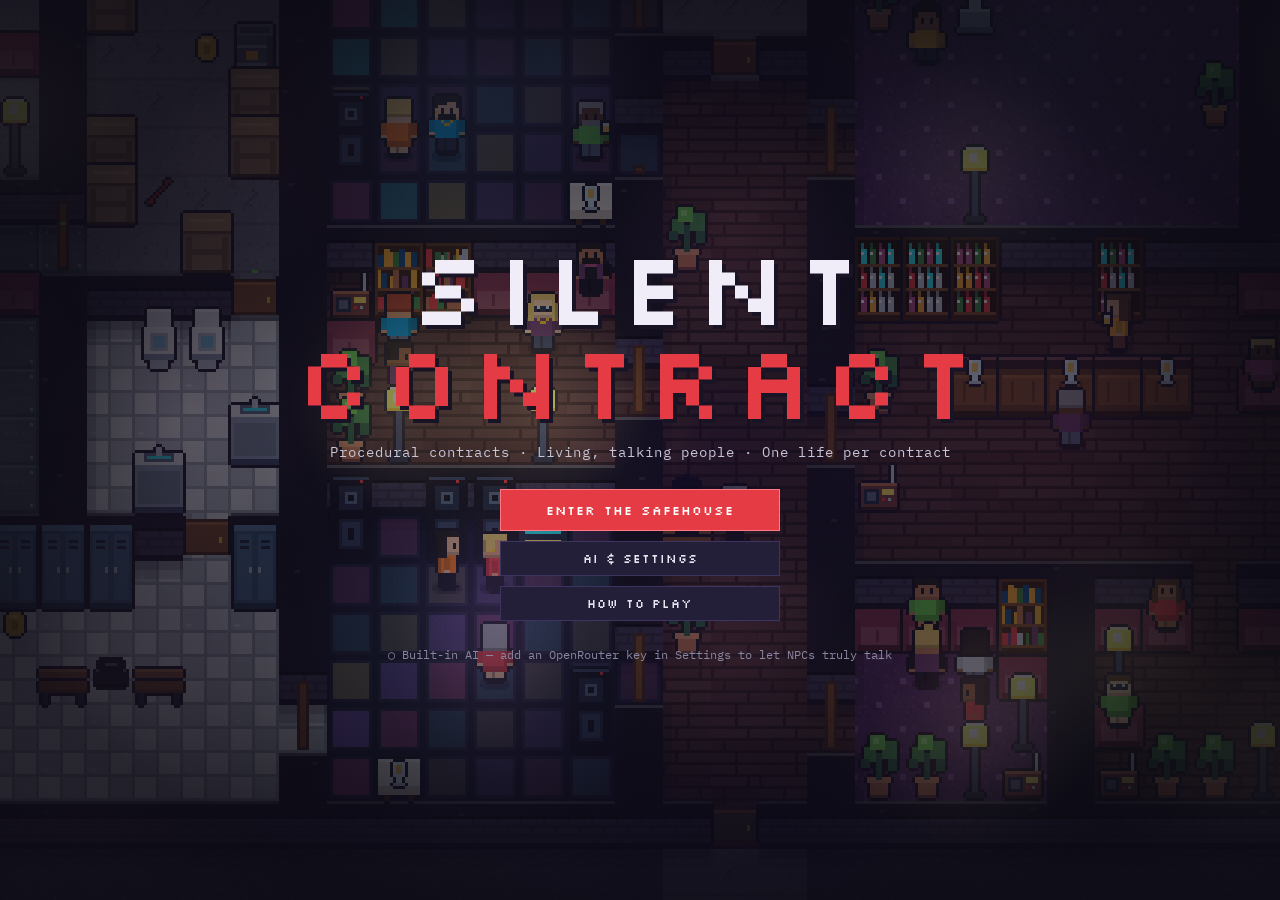
<file: index.html>
<!doctype html>
<html lang="en">
<head>
  <meta charset="utf-8">
  <meta name="viewport" content="width=device-width, initial-scale=1">
  <title>Silent Contract</title>
  <link rel="preconnect" href="https://fonts.googleapis.com">
  <link rel="preconnect" href="https://fonts.gstatic.com" crossorigin>
  <link href="https://fonts.googleapis.com/css2?family=Silkscreen:wght@400;700&family=VT323&family=IBM+Plex+Mono:wght@400;600&display=swap" rel="stylesheet">
  <!-- bump ?v= on every release so browsers fetch fresh files instead of cached ones -->
  <link rel="stylesheet" href="css/style.css?v=8">
</head>
<body>
  <canvas id="game"></canvas>

  <div id="hud" class="hidden">
    <div id="tl" class="panel">
      <div id="loc"></div>
      <div id="objectives"></div>
    </div>
    <div id="sus">
      <div class="eye"><i></i></div>
      <div class="sus-main">
        <div id="sus-label">UNDETECTED</div>
        <div id="sus-bar"><div id="sus-fill"></div></div>
        <div id="sus-sub"></div>
      </div>
    </div>
    <div id="tr" class="panel">
      <canvas id="minimap" width="264" height="200"></canvas>
      <div id="room"></div>
    </div>
    <div id="bl" class="panel">
      <img id="dz-portrait" alt="">
      <div class="dz">
        <div class="cap">DISGUISE</div>
        <div id="dz-name"></div>
        <div id="dz-flags"></div>
        <div id="hp"><div id="hp-fill"></div></div>
      </div>
    </div>
    <div id="bc">
      <div id="prompts"></div>
      <div id="inv-desc"></div>
      <div id="inv-name"></div>
      <div id="inv"></div>
    </div>
    <div id="toasts"></div>
    <div id="room-labels"></div>
    <div id="chatter"></div>
    <div id="bubbles"></div>
    <div id="inspect" class="hidden"></div>
    <div id="hint">TAB intel · M map · SPACE instinct · T talk · Y say aloud · ESC pause</div>
    <div id="room-banner"><div class="rb-name"></div><div class="rb-tier"></div></div>
  </div>

  <div id="intel" class="panel hidden">
    <h2>INTEL</h2>
    <ul id="intel-list"></ul>
    <h3>YOUR RUMORS</h3>
    <ul id="intel-rumors"></ul>
    <h3>OVERHEARD</h3>
    <div id="intel-heard"></div>
    <button id="intel-close">Close [TAB]</button>
  </div>

  <div id="bigmap" class="panel hidden">
    <div class="bm-head"><h2>SITE MAP</h2><div class="legend"><span class="t0">Public</span><span class="t1">Staff</span><span class="t2">Security</span><span class="t3">Private</span><span class="ex">Exit</span><span class="cam">Camera</span></div></div>
    <canvas id="bigmap-c"></canvas>
    <div class="dim">[M] close · Rooms you are not allowed in are outlined in red for your current disguise.</div>
  </div>

  <div id="saybox" class="hidden">
    <div class="say-head"><span>SAY ALOUD</span><div class="vols"><button type="button" data-vol="whisper">🤫 Whisper</button><button type="button" data-vol="say">💬 Say</button><button type="button" data-vol="shout">📢 Shout</button></div><span id="say-count"></span></div>
    <form id="say-form" autocomplete="off"><input id="say-input" maxlength="160" placeholder="Everyone nearby hears this… e.g. Free champagne in the Ballroom!"><button type="submit">Say ⏎</button><button type="button" id="say-cancel">Cancel</button></form>
    <div class="dim">TAB changes volume · Shouting reaches far but draws attention · ESC cancels</div>
  </div>

  <div id="fade"></div>

  <div id="dialog" class="hidden">
    <div class="dlg-head">
      <img id="dlg-portrait" alt="">
      <div class="who">
        <div id="dlg-mode"></div>
        <div id="dlg-name"></div>
        <div id="dlg-role"></div>
      </div>
      <div class="dlg-side">
        <div id="dlg-ai"></div>
        <div id="dlg-mood"></div>
        <div class="dlg-sus"><span>THEIR SUSPICION</span><div class="bar"><div id="dlg-susbar"></div></div></div>
      </div>
    </div>
    <div id="dlg-log"></div>
    <div id="dlg-chips"></div>
    <form id="dlg-form" autocomplete="off">
      <input id="dlg-input" maxlength="220" placeholder="Say anything… explain yourself, lie, persuade, ask questions">
      <button type="submit">Say ⏎</button>
      <button type="button" id="dlg-leave">Walk away</button>
    </form>
  </div>

  <div id="screen" class="hidden"></div>

  <script src="js/util.js?v=8"></script>
  <script src="js/sprites.js?v=8"></script>
  <script src="js/data.js?v=8"></script>
  <script src="js/mapgen.js?v=8"></script>
  <script src="js/llm.js?v=8"></script>
  <script src="js/input.js?v=8"></script>
  <script src="js/npc.js?v=8"></script>
  <script src="js/talk.js?v=8"></script>
  <script src="js/shout.js?v=8"></script>
  <script src="js/game.js?v=8"></script>
  <script src="js/render.js?v=8"></script>
  <script src="js/hud.js?v=8"></script>
  <script src="js/audio.js?v=8"></script>
  <script src="js/campaign.js?v=8"></script>
  <script src="js/main.js?v=8"></script>
</body>
</html>
</file>
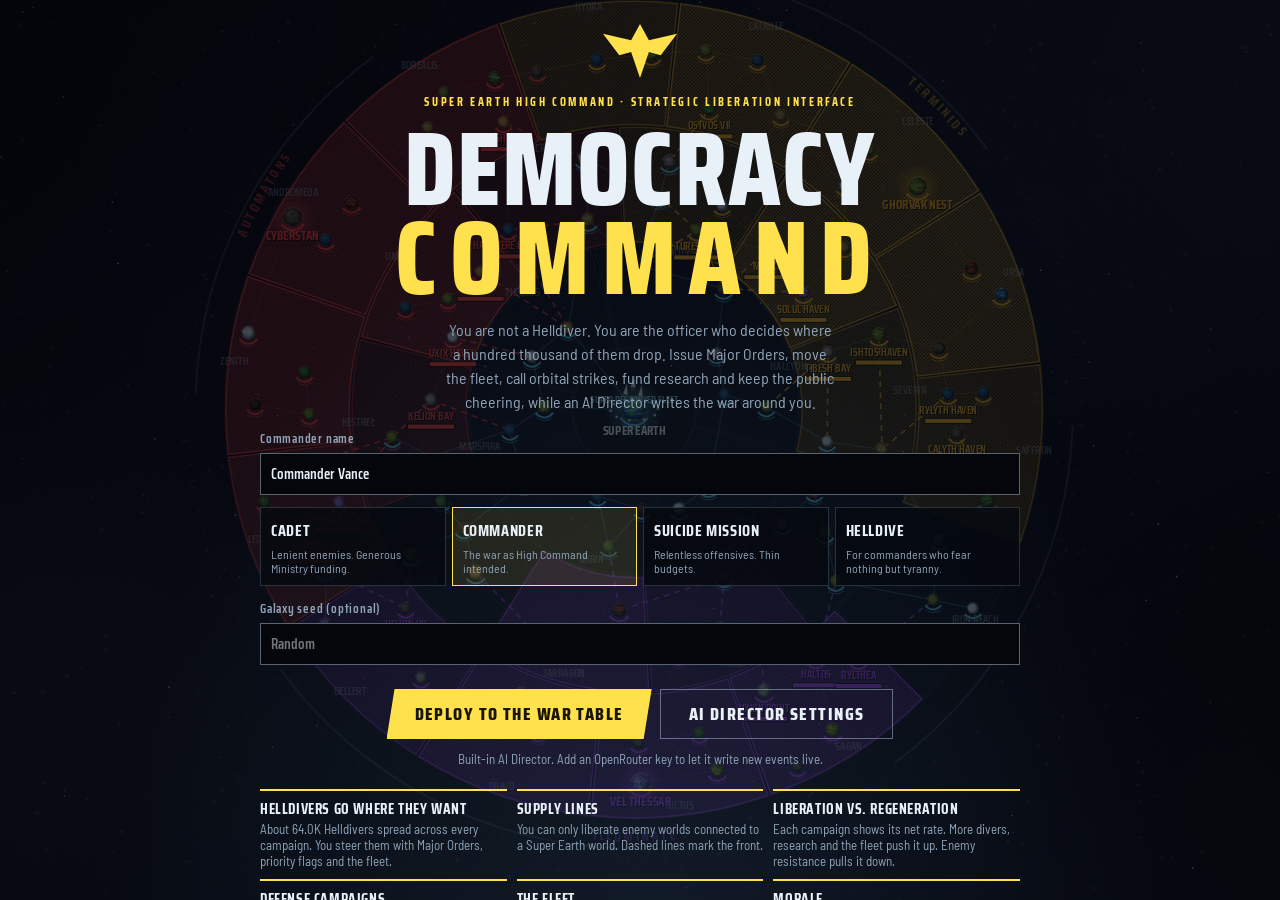
<file: democracy-command/index.html>
<!doctype html>
<html lang="en">
<head>
  <meta charset="utf-8">
  <meta name="viewport" content="width=device-width, initial-scale=1, viewport-fit=cover">
  <title>Democracy Command</title>
  <link rel="preconnect" href="https://fonts.googleapis.com">
  <link rel="preconnect" href="https://fonts.gstatic.com" crossorigin>
  <link href="https://fonts.googleapis.com/css2?family=Saira+Condensed:wght@400;600;700;800&family=Barlow+Semi+Condensed:wght@400;500;600&display=swap" rel="stylesheet">
  <!-- bump ?v= on every release so browsers fetch fresh files instead of cached ones -->
  <link rel="stylesheet" href="css/style.css?v=1">
</head>
<body>
  <canvas id="map" aria-label="Galactic war map"></canvas>

  <div id="ui" hidden>
    <section id="tl" class="hud">
      <div class="crest" aria-hidden="true"></div>
      <div class="tl-head">
        <h1 id="region-name">GALACTIC WAR</h1>
        <div id="region-sub" class="sub"></div>
        <div class="libbar"><i id="region-bar"></i><b id="region-bar-enemy"></b></div>
        <div id="region-pct" class="pct"></div>
      </div>
      <dl id="warstats" class="warstats"></dl>
    </section>

    <section id="tc" class="hud">
      <div class="clock-row">
        <div id="clock" class="clock"></div>
        <div class="speed" role="group" aria-label="Game speed">
          <button id="sp0" data-speed="0" title="Pause (Space)">❚❚</button>
          <button id="sp1" data-speed="1" title="Normal speed">▶</button>
          <button id="sp2" data-speed="2" title="Fast">▶▶</button>
          <button id="sp3" data-speed="4" title="Fastest">▶▶▶</button>
        </div>
      </div>
      <div class="director" id="director" title="The AI Director paces the war. It escalates when you are comfortable and eases off when you are struggling.">
        <span class="dlabel">WAR INTENSITY</span>
        <span id="dir-phase" class="dphase"></span>
        <div class="dmeter"><i id="dir-fill"></i><b id="dir-target"></b></div>
        <div id="dir-intent" class="dintent"></div>
      </div>
      <div id="arc-meter" class="arc-meter" hidden></div>
    </section>

    <section id="tr">
      <nav class="topbtns">
        <button id="btn-research" class="tb"><kbd>R</kbd>RESEARCH</button>
        <button id="btn-stats" class="tb"><kbd>S</kbd>WAR RECORD</button>
        <button id="btn-dispatch" class="tb"><kbd>D</kbd>DISPATCHES <span id="dispatch-count" class="cnt">0</span></button>
        <button id="btn-menu" class="tb icon" title="Menu (Esc)">☰</button>
      </nav>
      <div id="resources" class="hud res"></div>
      <div id="mo" class="hud mo"></div>
      <div id="arcs"></div>
    </section>

    <section id="card" class="hud card" hidden></section>

    <section id="cmd" class="cmd" aria-label="Commander actions"></section>

    <section id="feed" class="hud feed" aria-live="polite"></section>

    <div id="toasts" aria-live="polite"></div>
    <div id="tip" class="tip" hidden></div>
    <div id="target-hint" class="target-hint" hidden></div>
  </div>

  <div id="modal" class="modal" hidden><div id="modal-box" class="box" role="dialog" aria-modal="true"></div></div>

  <div id="title" class="title-screen">
    <div class="title-inner">
      <div class="eagle" aria-hidden="true"></div>
      <p class="kicker">SUPER EARTH HIGH COMMAND · STRATEGIC LIBERATION INTERFACE</p>
      <h1 class="logo">DEMOCRACY<br><span>COMMAND</span></h1>
      <p class="lede">You are not a Helldiver. You are the officer who decides where a hundred thousand of them drop. Issue Major Orders, move the fleet, call orbital strikes, fund research and keep the public cheering, while an AI Director writes the war around you.</p>
      <div id="title-body"></div>
    </div>
  </div>

  <script src="js/util.js?v=1"></script>
  <script src="js/data.js?v=1"></script>
  <script src="js/galaxy.js?v=1"></script>
  <script src="js/sim.js?v=1"></script>
  <script src="js/llm.js?v=1"></script>
  <script src="js/director.js?v=1"></script>
  <script src="js/render.js?v=1"></script>
  <script src="js/audio.js?v=1"></script>
  <script src="js/charts.js?v=1"></script>
  <script src="js/ui.js?v=1"></script>
  <script src="js/main.js?v=1"></script>
</body>
</html>
</file>
<file: css/style.css>
:root {
  --bg: #0b0a12; --panel: rgba(14, 12, 24, 0.86); --panel2: rgba(24, 20, 40, 0.92); --line: rgba(255, 255, 255, 0.09);
  --ink: #e8e4f0; --dim: #8b86a0; --red: #e43b44; --red2: #ff5560; --gold: #e8b923; --green: #63c74d; --amber: #feae34; --cyan: #2ce8f5;
  --px: 'Silkscreen', 'VT323', monospace; --mono: 'IBM Plex Mono', ui-monospace, Menlo, monospace; --vt: 'VT323', monospace;
}
* { box-sizing: border-box; }
html, body { margin: 0; height: 100%; overflow: hidden; background: var(--bg); color: var(--ink); font-family: var(--mono); font-size: 14px; }
canvas#game { position: fixed; inset: 0; width: 100vw; height: 100vh; image-rendering: pixelated; cursor: none; display: block; }
.hidden { display: none !important; }
button { font-family: var(--px); font-size: 12px; letter-spacing: 1px; color: var(--ink); background: #241f38; border: 1px solid #3d3560; padding: 9px 14px; cursor: pointer; text-transform: uppercase; transition: background .12s, border-color .12s, transform .08s; }
button:hover:not(:disabled) { background: #332b52; border-color: #6a5ca8; }
button:active:not(:disabled) { transform: translateY(1px); }
button:disabled { opacity: .4; cursor: not-allowed; }
button.big { background: var(--red); border-color: #ff7a82; color: #fff; padding: 12px 22px; font-size: 13px; }
button.big:hover:not(:disabled) { background: #f24f58; }
button.ghost { background: transparent; border-color: #3d3560; color: var(--dim); }
kbd { font-family: var(--px); font-size: 10px; background: #e8e4f0; color: #181425; padding: 1px 5px; margin-right: 7px; border-bottom: 2px solid #8b86a0; }
.dim { color: var(--dim); }
.panel { background: var(--panel); border: 1px solid var(--line); backdrop-filter: blur(3px); }

/* ---------- HUD */
#hud { position: fixed; inset: 0; pointer-events: none; }
#tl { position: absolute; left: 14px; top: 14px; padding: 10px 12px; min-width: 250px; max-width: 330px; }
#loc { font-family: var(--px); font-size: 10px; color: var(--dim); letter-spacing: 1px; margin-bottom: 6px; }
.obj { font-size: 13px; padding: 2px 0; display: flex; gap: 8px; align-items: baseline; }
.obj .ck { width: 9px; height: 9px; border: 1px solid var(--red); flex: none; transform: translateY(1px); }
.obj.done { color: var(--dim); text-decoration: line-through; }
.obj.done .ck { background: var(--green); border-color: var(--green); }
.obj.exfil { color: var(--green); animation: pulse 1.2s infinite; }
.obj.exfil .ck { border-color: var(--green); }
.tells { margin: 4px 0 2px 17px; font-size: 12px; }
.tell { color: var(--dim); } .tell.known { color: var(--amber); }
.pay { margin-top: 7px; border-top: 1px solid var(--line); padding-top: 5px; font-size: 11px; color: var(--dim); }
.pay i { color: var(--gold); font-style: normal; }
@keyframes pulse { 50% { opacity: .55; } }

#sus { position: absolute; top: 14px; left: 50%; transform: translateX(-50%); display: flex; gap: 10px; align-items: center; background: var(--panel); border: 1px solid var(--line); padding: 8px 14px 8px 10px; min-width: 300px; }
#sus .eye { width: 30px; height: 18px; border: 2px solid currentColor; border-radius: 50%/60%; position: relative; color: #8b86a0; }
#sus .eye i { position: absolute; width: 8px; height: 8px; background: currentColor; border-radius: 50%; left: 9px; top: 3px; }
.sus-main { flex: 1; }
#sus-label { font-family: var(--px); font-size: 12px; letter-spacing: 2px; }
#sus-bar { height: 6px; background: #241f38; margin: 4px 0 3px; overflow: hidden; }
#sus-fill { height: 100%; width: 0; background: var(--amber); transition: width .12s; }
#sus-sub { font-size: 10px; color: var(--dim); }
#sus.lvl-clear { color: #c9c4d8; } #sus.lvl-clear #sus-label { color: #c9c4d8; }
#sus.lvl-tres .eye, #sus.lvl-tres #sus-label { color: var(--amber); }
#sus.lvl-sus .eye, #sus.lvl-sus #sus-label { color: var(--amber); }
#sus.lvl-sus { border-color: rgba(254,174,52,.5); }
#sus.lvl-hunt .eye, #sus.lvl-hunt #sus-label { color: var(--red2); } #sus.lvl-hunt #sus-fill { background: var(--red); } #sus.lvl-hunt { border-color: rgba(228,59,68,.6); }
#sus.lvl-combat { border-color: var(--red); box-shadow: 0 0 24px rgba(228,59,68,.45); animation: pulse .6s infinite; }
#sus.lvl-combat .eye, #sus.lvl-combat #sus-label { color: var(--red2); } #sus.lvl-combat #sus-fill { background: var(--red); }

#tr { position: absolute; right: 14px; top: 14px; padding: 6px; }
#minimap { width: min(330px, 28vw); height: auto; aspect-ratio: 264 / 200; image-rendering: pixelated; display: block; }
#room { font-family: var(--px); font-size: 10px; text-align: center; padding-top: 5px; letter-spacing: 1px; }
#room.tres { color: var(--red2); }

#bl { position: absolute; left: 14px; bottom: 14px; padding: 10px; display: flex; gap: 10px; align-items: center; min-width: 290px; }
#dz-portrait { width: 60px; height: 78px; image-rendering: pixelated; background: #1c1830; border: 1px solid var(--line); }
.cap { font-family: var(--px); font-size: 9px; color: var(--dim); letter-spacing: 2px; }
#dz-name { font-family: var(--px); font-size: 14px; margin: 2px 0 5px; }
#dz-flags { display: flex; flex-wrap: wrap; gap: 4px; max-width: 220px; }
.flag { font-family: var(--px); font-size: 8px; padding: 2px 5px; background: #2a2440; letter-spacing: 1px; }
.flag.bad { background: var(--red); color: #fff; } .flag.ok { background: #213a26; color: var(--green); } .flag.warn { background: #4a3a14; color: var(--amber); }
#hp { height: 4px; background: #2a2440; margin-top: 7px; } #hp-fill { height: 100%; background: var(--red); width: 100%; }

#bc { position: absolute; bottom: 14px; left: 50%; transform: translateX(-50%); display: flex; flex-direction: column; align-items: center; gap: 6px; }
#prompts { display: flex; flex-direction: column; align-items: center; gap: 4px; min-height: 10px; }
.prompt { background: var(--panel2); border: 1px solid var(--line); padding: 5px 10px; font-size: 13px; }
.prompt.warn { border-color: rgba(228,59,68,.5); } .prompt.off { color: var(--dim); }
#inv-name { font-family: var(--px); font-size: 10px; letter-spacing: 1px; color: #c9c4d8; }
#inv { display: flex; gap: 4px; }
.slot { width: 46px; height: 46px; background: var(--panel); border: 1px solid var(--line); position: relative; display: grid; place-items: center; }
.slot img { width: 36px; height: 36px; image-rendering: pixelated; }
.slot.sel { border-color: #fff; box-shadow: 0 0 0 1px #fff inset; background: #2a2444; }
.slot.illegal.sel { border-color: var(--red); box-shadow: 0 0 0 1px var(--red) inset; }
.slot .k { position: absolute; left: 3px; top: 1px; font-family: var(--px); font-size: 8px; color: var(--dim); }
.slot .n { position: absolute; right: 3px; bottom: 1px; font-family: var(--px); font-size: 9px; }

#toasts { position: absolute; right: 14px; top: calc(min(330px, 28vw) * 0.76 + 64px); display: flex; flex-direction: column; gap: 5px; align-items: flex-end; width: 360px; }
.toast { background: var(--panel2); border-left: 3px solid #8b86a0; padding: 7px 11px; font-size: 12px; animation: tin .25s ease-out; transition: opacity .6s, transform .6s; max-width: 360px; }
.toast.out { opacity: 0; transform: translateX(20px); }
.toast.bad { border-color: var(--red); color: #ffd0d3; } .toast.good { border-color: var(--green); color: #d6ffd0; } .toast.warn { border-color: var(--amber); }
.toast.intel { border-color: var(--cyan); color: #d4fbff; } .toast.info { border-color: #7a6ad8; }
@keyframes tin { from { opacity: 0; transform: translateX(30px); } }

#bubbles { position: absolute; inset: 0; overflow: hidden; }
.bubble { position: absolute; left: 0; top: 0; max-width: 230px; background: #f4f1fa; color: #181425; font-family: var(--vt); font-size: 19px; line-height: 17px; padding: 4px 8px 5px; border: 2px solid #181425; box-shadow: 2px 2px 0 rgba(0,0,0,.4); white-space: normal; text-align: center; }
.bubble::after { content: ''; position: absolute; left: 50%; bottom: -7px; margin-left: -5px; border: 5px solid transparent; border-top-color: #181425; border-bottom: 0; }
.bubble.me { background: #2a2444; color: #fff; border-color: #6a5ca8; }
.bubble.tgt { background: #ffe1e3; }
.bubble.hostile { background: var(--red); color: #fff; }
#inspect { position: absolute; left: 0; top: 0; display: flex; gap: 10px; background: var(--panel2); border: 1px solid var(--line); padding: 8px 10px; max-width: 290px; font-size: 12px; }
#inspect img { width: 45px; height: 58px; image-rendering: pixelated; }
#inspect .role { color: var(--dim); font-size: 11px; margin-top: 2px; }
#inspect .tgt { color: var(--red2); } #inspect .sus { color: var(--amber); } #inspect .enf { color: #fff; }
.tellgrid { display: grid; grid-template-columns: 1fr 1fr; gap: 1px 8px; margin-top: 5px; font-size: 11px; }
.tellgrid .y { color: var(--ink); } .tellgrid .n { color: #5a5470; } .tellgrid .u { color: var(--dim); } .tellgrid .k { text-decoration: underline; text-decoration-color: var(--amber); }
#hint { position: absolute; right: 14px; bottom: 14px; font-family: var(--px); font-size: 9px; color: var(--dim); letter-spacing: 1px; }

#intel { position: fixed; left: 50%; top: 50%; transform: translate(-50%, -50%); width: min(560px, 92vw); max-height: 70vh; overflow: auto; padding: 18px 22px; z-index: 5; }
#intel h2 { font-family: var(--px); margin: 0 0 10px; letter-spacing: 3px; color: var(--cyan); }
#intel ul { padding-left: 18px; } #intel li { margin: 7px 0; line-height: 1.4; }

/* ---------- dialogue */
#dialog { position: fixed; left: 50%; bottom: 18px; transform: translateX(-50%); width: min(720px, 94vw); background: rgba(12, 10, 22, 0.96); border: 1px solid #3d3560; box-shadow: 0 10px 40px rgba(0,0,0,.6); z-index: 6; padding: 12px 14px; animation: dlg .18s ease-out; }
@keyframes dlg { from { transform: translate(-50%, 20px); opacity: 0; } }
.dlg-head { display: flex; gap: 12px; align-items: center; border-bottom: 1px solid var(--line); padding-bottom: 9px; }
#dlg-portrait { width: 60px; height: 78px; image-rendering: pixelated; background: #1c1830; border: 1px solid var(--line); }
.who { flex: 1; }
#dlg-mode { font-family: var(--px); font-size: 9px; color: var(--amber); letter-spacing: 1px; }
#dlg-name { font-family: var(--px); font-size: 16px; margin: 3px 0; }
#dlg-role { color: var(--dim); font-size: 12px; }
.dlg-side { width: 180px; text-align: right; }
#dlg-ai { font-family: var(--px); font-size: 9px; color: var(--dim); margin-bottom: 8px; } #dlg-ai.on { color: var(--cyan); }
.dlg-sus span { font-family: var(--px); font-size: 8px; color: var(--dim); letter-spacing: 1px; }
.dlg-sus .bar { height: 6px; background: #241f38; margin-top: 3px; } #dlg-susbar { height: 100%; background: var(--green); transition: width .3s; }
#dlg-susbar.mid { background: var(--amber); } #dlg-susbar.hi { background: var(--red); }
#dlg-log { max-height: 190px; overflow: auto; padding: 8px 2px; display: flex; flex-direction: column; gap: 6px; }
.ln { line-height: 1.4; font-size: 14px; } .ln b { font-family: var(--px); font-size: 10px; margin-right: 6px; color: var(--amber); }
.ln.you b { color: #a79cf0; } .ln.you { color: #cfc8f5; }
.ln.typing i { animation: pulse .7s infinite; }
#dlg-chips { display: flex; flex-wrap: wrap; gap: 5px; margin: 4px 0 8px; }
.chip { font-family: var(--mono); text-transform: none; letter-spacing: 0; font-size: 11px; padding: 4px 8px; background: #1c1830; border-color: #2e2850; color: #b9b2d6; }
#dlg-form { display: flex; gap: 6px; }
#dlg-input { flex: 1; background: #1a162c; border: 1px solid #3d3560; color: #fff; font-family: var(--mono); font-size: 14px; padding: 10px 12px; outline: none; }
#dlg-input:focus { border-color: #8a7ae0; }

/* ---------- screens */
#screen { position: fixed; inset: 0; z-index: 10; overflow: auto; cursor: default; }
#screen.title { background: radial-gradient(ellipse at center, rgba(11,10,18,.25), rgba(11,10,18,.85) 75%); display: grid; place-items: center; }
.title-wrap { text-align: center; padding: 24px; }
.logo { font-family: var(--px); line-height: .9; text-shadow: 4px 4px 0 #181425; }
.logo-a { display: block; font-size: clamp(42px, 9vw, 104px); letter-spacing: 10px; color: #f0ecf8; }
.logo-b { display: block; font-size: clamp(42px, 9vw, 104px); letter-spacing: 10px; color: var(--red); }
.tag { color: #c9c4d8; margin: 18px 0 28px; letter-spacing: 1px; }
.menu { display: flex; flex-direction: column; gap: 10px; align-items: center; }
.menu button { min-width: 280px; }
.ai-pill { margin-top: 26px; font-size: 12px; color: var(--dim); } .ai-pill.on { color: var(--cyan); }

#screen.safehouse, #screen.results-s, #screen.pause-s { background: rgba(9, 8, 16, 0.9); }
.sh header { position: sticky; top: 0; display: flex; align-items: center; gap: 20px; padding: 14px 26px; background: rgba(12,10,22,.97); border-bottom: 1px solid var(--line); z-index: 2; flex-wrap: wrap; }
.brand { font-family: var(--px); font-size: 18px; letter-spacing: 3px; } .brand b { color: var(--red); } .brand span { font-size: 9px; color: var(--dim); margin-left: 10px; letter-spacing: 2px; }
.sh nav { display: flex; gap: 4px; flex: 1; }
.sh nav button.on { background: #3a3060; border-color: #8a7ae0; }
.wallet { text-align: right; } .wallet .m { font-family: var(--px); font-size: 18px; color: var(--gold); } .wallet .lv { font-size: 11px; color: var(--dim); }
.xp { width: 140px; height: 3px; background: #2a2440; margin-top: 4px; margin-left: auto; } .xp i { display: block; height: 100%; background: var(--cyan); }
.sh main, .brief, .results, .how, .pause { max-width: 1080px; margin: 0 auto; padding: 26px; }
h1, h2, h3 { font-family: var(--px); font-weight: 400; letter-spacing: 2px; }
h1 { font-size: 34px; margin: 6px 0 12px; } h2 { font-size: 20px; margin: 22px 0 10px; } h3 { font-size: 13px; margin: 18px 0 8px; color: #c9c4d8; }
.lead { color: #c9c4d8; line-height: 1.6; max-width: 820px; }
.kicker { font-family: var(--px); font-size: 10px; color: var(--amber); letter-spacing: 2px; }
.cards { display: grid; grid-template-columns: repeat(auto-fill, minmax(230px, 1fr)); gap: 12px; margin-top: 16px; }
.card { background: var(--panel2); border: 1px solid var(--line); padding: 16px; display: flex; flex-direction: column; gap: 6px; }
.card h3 { margin: 4px 0 0; font-size: 15px; color: var(--ink); }
.card button { margin-top: auto; }
.card.syn p { color: #c9c4d8; line-height: 1.5; flex: 1; }
.card.showdown { border-color: rgba(254,174,52,.6); box-shadow: 0 0 0 1px rgba(254,174,52,.25) inset; }
.card.t-done, .card.t-failed { opacity: .5; }
.badges { display: flex; gap: 5px; flex-wrap: wrap; min-height: 4px; }
.badge { font-family: var(--px); font-size: 9px; padding: 3px 6px; letter-spacing: 1px; }
.badge.sd { background: var(--amber); color: #181425; } .badge.al { background: var(--red); color: #fff; } .badge.ok { background: #213a26; color: var(--green); }
.tinfo { font-size: 12px; color: var(--dim); margin: 6px 0; }
.camp-head { display: flex; justify-content: space-between; align-items: flex-end; flex-wrap: wrap; gap: 12px; }
.pips { display: flex; gap: 6px; } .pip { width: 40px; height: 40px; display: grid; place-items: center; border: 1px solid #3d3560; font-family: var(--px); font-size: 12px; color: var(--dim); }
.pip.done { background: #2a1a20; color: var(--red); border-color: var(--red); } .pip.cur { border-color: var(--amber); color: var(--amber); }
.rules { margin-top: 22px; font-size: 12px; color: var(--dim); line-height: 1.7; border-top: 1px solid var(--line); padding-top: 12px; }
.rules b { color: var(--ink); }
.foot { display: flex; gap: 10px; justify-content: flex-end; margin-top: 24px; }
.items { display: grid; grid-template-columns: repeat(auto-fill, minmax(300px, 1fr)); gap: 8px; }
.item { display: flex; gap: 10px; align-items: center; background: var(--panel2); border: 1px solid var(--line); padding: 10px; font-size: 13px; }
.item > div { flex: 1; } .item .dim { font-size: 11px; margin-top: 2px; }
.item.r-rare { border-left: 3px solid #4a8ae0; } .item.r-epic { border-left: 3px solid #a65cd8; }
.item.pickable { cursor: pointer; } .item.pickable:hover { border-color: #6a5ca8; } .item.pickable.on { border-color: var(--red); background: #2a1824; }
.ico { width: 36px; height: 36px; image-rendering: pixelated; vertical-align: middle; }
p .ico { width: 24px; height: 24px; }
.stats { display: grid; grid-template-columns: repeat(auto-fill, minmax(170px, 1fr)); gap: 6px; margin-top: 10px; }
.stats div { display: flex; justify-content: space-between; background: var(--panel2); padding: 8px 10px; font-size: 12px; } .stats span { color: var(--dim); }
.form { display: flex; flex-direction: column; gap: 12px; max-width: 640px; }
.form label { display: flex; flex-direction: column; gap: 5px; font-size: 12px; color: var(--dim); }
.form label.chk { flex-direction: row; align-items: center; gap: 8px; }
.form input[type=password], .form input[type=text], .form input:not([type]) { background: #1a162c; border: 1px solid #3d3560; color: #fff; font-family: var(--mono); font-size: 13px; padding: 9px 11px; flex: 1; outline: none; }
.row { display: flex; gap: 8px; align-items: center; flex-wrap: wrap; }
#ai-status { font-size: 12px; } #ai-status.ok { color: var(--green); } #ai-status.bad { color: var(--red2); }
.cols { display: grid; grid-template-columns: 1fr 1.3fr; gap: 26px; }
@media (max-width: 760px) { .cols { grid-template-columns: 1fr; } }
.po { margin: 8px 0; font-size: 13px; } .po i { color: var(--gold); font-style: normal; } .po .dim { font-size: 11px; }
.brief .badge.al { font-size: 9px; }
.results { text-align: center; } .results .ledger, .results .stats { text-align: left; max-width: 520px; margin: 18px auto; }
.results.win h1 { color: var(--green); } .results.lose h1 { color: var(--red2); }
.ledger div { display: flex; justify-content: space-between; padding: 6px 2px; border-bottom: 1px dashed var(--line); }
.ledger .miss { color: var(--dim); } .ledger .tot { font-family: var(--px); color: var(--gold); border-bottom: 0; padding-top: 10px; }
.results .foot { justify-content: center; }
.good { color: var(--green); } .bad { color: var(--red2); } p.big { font-family: var(--px); font-size: 14px; }
.pause { text-align: center; padding-top: 18vh; }
.how table { border-collapse: collapse; font-size: 13px; } .how td { padding: 5px 8px; vertical-align: top; } .how p { line-height: 1.55; color: #c9c4d8; font-size: 13px; }

/* ---------- full map, room banner, fades, ratings */
#bigmap { position: fixed; left: 50%; top: 50%; transform: translate(-50%, -50%); z-index: 5; padding: 14px 16px; max-width: 96vw; max-height: 94vh; display: flex; flex-direction: column; gap: 8px; }
#bigmap h2 { margin: 0; font-size: 16px; color: var(--cyan); }
#bigmap-c { image-rendering: pixelated; max-width: 92vw; max-height: 78vh; background: #0b0a12; }
.bm-head { display: flex; justify-content: space-between; align-items: center; gap: 16px; flex-wrap: wrap; }
.legend { display: flex; gap: 10px; font-size: 11px; } .legend span::before { content: ''; display: inline-block; width: 9px; height: 9px; margin-right: 5px; vertical-align: -1px; }
.legend .t0::before { background: #5a6988; } .legend .t1::before { background: #4d8a5c; } .legend .t2::before { background: #b88a3a; } .legend .t3::before { background: #a23a4a; } .legend .ex::before { background: #63c74d; } .legend .cam::before { background: #ff2a3a; border-radius: 50%; }
#room-banner { position: absolute; top: 92px; left: 50%; transform: translateX(-50%); text-align: center; opacity: 0; transition: opacity .5s; text-shadow: 2px 2px 0 #000; }
#room-banner.on { opacity: 1; transition: opacity .15s; }
.rb-name { font-family: var(--px); font-size: 18px; letter-spacing: 4px; }
.rb-tier { font-family: var(--px); font-size: 9px; letter-spacing: 3px; color: var(--dim); margin-top: 3px; } .rb-tier.bad { color: var(--red2); }
#fade { position: fixed; inset: 0; background: #0b0a12; pointer-events: none; opacity: 0; z-index: 20; transition: opacity .35s; }
#fade.on { opacity: 1; transition: opacity .2s; }
.rating { display: inline-block; font-family: var(--px); font-size: 16px; letter-spacing: 4px; padding: 8px 18px; margin: 4px 0 6px; border: 2px solid currentColor; }
.rating.r-ghost, .rating.r-silent { color: var(--cyan); box-shadow: 0 0 24px rgba(44,232,245,.25); } .rating.r-professional { color: var(--green); } .rating.r-messy { color: var(--amber); } .rating.r-massacre { color: var(--red2); }

.arch { font-family: var(--px); font-size: 8px; letter-spacing: 1px; background: #3a1a22; color: var(--red2); padding: 1px 4px; margin-left: 4px; vertical-align: 1px; }
.obj .tm { font-style: normal; color: var(--amber); font-size: 11px; } .obj .tm.bad { color: var(--red2); }
.ttypes { display: flex; flex-wrap: wrap; gap: 8px; margin-top: 12px; }
.tt { background: var(--panel2); border-left: 3px solid var(--red); padding: 8px 12px; display: flex; flex-direction: column; gap: 3px; font-size: 12px; }
.tt b { font-family: var(--px); font-size: 11px; letter-spacing: 1px; color: var(--ink); } .tt span { color: var(--dim); }

#room-labels { position: absolute; inset: 0; overflow: hidden; }
.rlabel { position: absolute; left: 0; top: 0; text-align: center; white-space: nowrap; text-shadow: 1px 1px 0 #000, -1px 1px 0 #000, 1px -1px 0 #000, -1px -1px 0 #000; pointer-events: none; }
.rlabel b { display: block; font-family: var(--px); font-size: 11px; letter-spacing: 2px; font-weight: 400; }
.rlabel span { display: block; font-family: var(--px); font-size: 8px; letter-spacing: 1px; margin-top: 2px; }
.rlabel.ok b { color: #d6ffd0; } .rlabel.ok span { color: var(--green); }
.rlabel.no b { color: #ffd0d3; } .rlabel.no span { color: var(--red2); }
.toast.tip { border-color: #fee761; color: #fff6c8; background: rgba(40,34,14,.94); max-width: 380px; line-height: 1.45; }
.toast.tip::before { content: 'TIP · '; font-family: var(--px); font-size: 9px; color: #fee761; }
#inv-desc { font-size: 11px; color: var(--dim); max-width: 420px; text-align: center; }

/* ---------- AI visibility */
#chatter { position: absolute; right: 14px; bottom: 34px; width: min(380px, 34vw); display: flex; flex-direction: column; gap: 3px; }
#chatter .ch-head { font-family: var(--px); font-size: 8px; letter-spacing: 2px; color: var(--dim); }
.ch { background: rgba(14,12,24,.82); border-left: 2px solid #6a5ca8; padding: 4px 8px; font-size: 12px; line-height: 1.35; animation: tin .25s ease-out; }
.ch b { color: #c9b8ff; margin-right: 4px; } .ch.radio { border-color: var(--amber); } .ch.radio b { color: var(--amber); }
.ch i { color: var(--dim); font-style: normal; margin-right: 4px; font-size: 10px; }
#intel h3 { color: var(--cyan); margin: 16px 0 6px; font-size: 11px; }
#intel-heard { max-height: 30vh; overflow: auto; display: flex; flex-direction: column; gap: 3px; }
.aibadge { font-family: var(--px); font-size: 8px; color: var(--cyan); letter-spacing: 1px; }
.bubble.thought { background: rgba(30,26,52,.92); color: #cfc6ff; border-color: #6a5ca8; font-style: italic; font-size: 16px; }
.bubble.thought::after { border-top-color: #6a5ca8; }
.thought { color: #a79cf0; font-style: italic; font-size: 12px; margin: 2px 0 0 0; }
.delta { font-family: var(--px); font-size: 8px; padding: 1px 4px; margin-left: 4px; letter-spacing: 1px; vertical-align: 1px; }
.delta.up { background: #4a1820; color: var(--red2); } .delta.down { background: #183a20; color: var(--green); }
#dlg-mood { font-family: var(--px); font-size: 10px; letter-spacing: 1px; margin-bottom: 8px; color: #e8e4f0; min-height: 12px; }
#dialog.mode-phone { border-color: var(--cyan); } #dialog.mode-phone #dlg-mode { color: var(--cyan); }
#dialog.mode-interrogate { border-color: var(--red); } #dialog.mode-interrogate #dlg-mode { color: var(--red2); }
#dialog.mode-radio { border-color: var(--amber); }

.sandbox { display: flex; gap: 18px; align-items: center; flex-wrap: wrap; background: linear-gradient(90deg, rgba(44,232,245,.08), rgba(44,232,245,0)); border: 1px solid rgba(44,232,245,.25); padding: 12px 14px; margin-bottom: 8px; }
.sandbox > div:first-child { display: flex; flex-direction: column; gap: 3px; max-width: 360px; } .sandbox b { font-family: var(--px); font-size: 13px; letter-spacing: 2px; color: var(--cyan); font-weight: 400; } .sandbox span { font-size: 12px; color: var(--dim); }
.sb-themes { display: flex; flex-wrap: wrap; gap: 5px; flex: 1; } .sb-themes button { font-size: 10px; padding: 7px 9px; }

#saybox { position: fixed; left: 50%; bottom: 120px; transform: translateX(-50%); width: min(620px, 94vw); background: rgba(12,10,22,.96); border: 1px solid var(--amber); box-shadow: 0 10px 40px rgba(0,0,0,.6); z-index: 6; padding: 10px 12px; display: flex; flex-direction: column; gap: 8px; animation: dlg .15s ease-out; }
.say-head { display: flex; align-items: center; gap: 10px; flex-wrap: wrap; } .say-head > span:first-child { font-family: var(--px); font-size: 11px; letter-spacing: 2px; color: var(--amber); }
.vols { display: flex; gap: 4px; } .vols button { font-size: 10px; padding: 5px 8px; } .vols button.on { background: #4a3a14; border-color: var(--amber); color: #fff; }
#say-count { font-size: 11px; color: var(--dim); margin-left: auto; }
#say-form { display: flex; gap: 6px; }
#say-input { flex: 1; background: #1a162c; border: 1px solid #3d3560; color: #fff; font-family: var(--mono); font-size: 14px; padding: 10px 12px; outline: none; } #say-input:focus { border-color: var(--amber); }
#saybox .dim { font-size: 11px; }
</file>
<file: democracy-command/css/style.css>
/* Layout: a full-bleed galactic map with HUD panels pinned to its corners, in the style of a military command console. */
:root {
  --void: #04060b;
  --panel: rgba(5, 9, 15, 0.84);
  --panel-solid: #070c14;
  --line: rgba(160, 190, 220, 0.22);
  --line-strong: rgba(190, 215, 240, 0.45);
  --ink: #e9f1f8;
  --dim: #8fa4b8;
  --faint: #5b6d80;
  --yellow: #ffe14d;
  --yellow-ink: #1a1500;
  --cyan: #5fd4ff;
  --bugs: #f2b632;
  --bots: #ff4a4a;
  --squids: #b04bff;
  --good: #6ee07a;
  --bad: #ff5a4f;
  --font-display: "Saira Condensed", "Arial Narrow", "Roboto Condensed", sans-serif;
  --font-body: "Barlow Semi Condensed", "Arial Narrow", system-ui, sans-serif;
  color-scheme: dark;
}
* { box-sizing: border-box; }
html, body { height: 100%; margin: 0; overflow: hidden; background: var(--void); color: var(--ink); font-family: var(--font-body); font-size: 14px; }
body { overscroll-behavior: none; -webkit-user-select: none; user-select: none; }
[hidden] { display: none !important; }
button { font: inherit; color: inherit; cursor: pointer; }
button:focus-visible, input:focus-visible, select:focus-visible { outline: 2px solid var(--yellow); outline-offset: 2px; }
kbd { font-family: var(--font-display); font-size: 11px; font-weight: 700; display: inline-grid; place-items: center; min-width: 18px; height: 18px; padding: 0 4px; margin-right: 6px; background: var(--ink); color: var(--void); border-radius: 2px; }

#map { position: fixed; inset: 0; width: 100%; height: 100%; display: block; cursor: grab; touch-action: none; }
#map.dragging { cursor: grabbing; }
#map.targeting { cursor: crosshair; }

.hud { background: var(--panel); border: 1px solid var(--line); backdrop-filter: blur(3px); }
.sub { font-family: var(--font-display); font-weight: 600; letter-spacing: 0.06em; color: var(--dim); font-size: 13px; text-transform: uppercase; }
.num { font-variant-numeric: tabular-nums; }

/* ---------- top-left: region and war stats ---------- */
#tl { position: fixed; top: calc(12px + env(safe-area-inset-top, 0px)); left: max(16px, env(safe-area-inset-left, 0px)); width: 280px; padding: 12px 14px 10px; display: grid; grid-template-columns: 44px 1fr; gap: 6px 10px; background: linear-gradient(180deg, var(--panel), rgba(5, 9, 15, 0.55)); border-color: transparent; }
.crest { width: 44px; height: 44px; border-radius: 50%; background: radial-gradient(circle at 50% 38%, var(--cyan) 0 9px, transparent 10px), radial-gradient(circle at 50% 100%, var(--cyan) 0 18px, transparent 19px); opacity: 0.9; }
.crest.bugs { background: radial-gradient(circle at 50% 38%, var(--bugs) 0 9px, transparent 10px), radial-gradient(circle at 50% 100%, var(--bugs) 0 18px, transparent 19px); }
.crest.bots { background: radial-gradient(circle at 50% 38%, var(--bots) 0 9px, transparent 10px), radial-gradient(circle at 50% 100%, var(--bots) 0 18px, transparent 19px); }
.crest.squids { background: radial-gradient(circle at 50% 38%, var(--squids) 0 9px, transparent 10px), radial-gradient(circle at 50% 100%, var(--squids) 0 18px, transparent 19px); }
.tl-head h1 { margin: 0; font-family: var(--font-display); font-weight: 800; font-size: 26px; line-height: 1; letter-spacing: 0.02em; text-transform: uppercase; }
.libbar { position: relative; height: 5px; margin-top: 6px; background: var(--faint); display: flex; }
.libbar i { display: block; height: 100%; background: var(--cyan); }
.libbar b { display: block; height: 100%; }
.pct { font-family: var(--font-display); font-weight: 700; font-size: 14px; letter-spacing: 0.04em; margin-top: 3px; }
.warstats { grid-column: 1 / -1; margin: 6px 0 0; display: grid; gap: 7px; }
.warstats div { display: grid; }
.warstats dt { color: var(--dim); font-size: 14px; }
.warstats dd { margin: 0; font-family: var(--font-display); font-weight: 700; font-size: 18px; letter-spacing: 0.03em; font-variant-numeric: tabular-nums; }

/* ---------- top-center: clock, speed, director ---------- */
#tc { position: fixed; top: calc(12px + env(safe-area-inset-top, 0px)); left: 50%; transform: translateX(-50%); width: min(420px, calc(100vw - 640px)); min-width: 300px; padding: 8px 12px; display: grid; gap: 6px; }
.clock-row { display: flex; align-items: center; justify-content: space-between; gap: 10px; }
.clock { font-family: var(--font-display); font-weight: 700; font-size: 20px; letter-spacing: 0.06em; font-variant-numeric: tabular-nums; }
.speed { display: flex; gap: 3px; }
.speed button { background: transparent; border: 1px solid var(--line); padding: 3px 8px; font-size: 11px; letter-spacing: -0.1em; min-width: 34px; }
.speed button.on { background: var(--yellow); color: var(--yellow-ink); border-color: var(--yellow); }
.director { display: grid; grid-template-columns: auto 1fr; gap: 3px 10px; align-items: center; }
.dlabel, .dphase { font-family: var(--font-display); font-weight: 700; font-size: 12px; letter-spacing: 0.12em; color: var(--dim); }
.dphase { justify-self: end; color: var(--ink); }
.dphase.crisis { color: var(--bad); }
.dphase.buildup { color: var(--bugs); }
.dmeter { grid-column: 1 / -1; position: relative; height: 6px; background: rgba(255, 255, 255, 0.08); }
.dmeter i { position: absolute; inset: 0 auto 0 0; background: linear-gradient(90deg, var(--cyan), var(--bugs) 55%, var(--bad)); transition: width 0.6s; }
.dmeter b { position: absolute; top: -3px; bottom: -3px; width: 2px; background: var(--ink); transition: left 0.6s; }
.dintent { grid-column: 1 / -1; font-size: 13px; color: var(--dim); font-style: italic; }
.arc-meter { display: grid; gap: 3px; text-align: center; }
.arc-meter .lbl { font-family: var(--font-display); font-weight: 700; letter-spacing: 0.1em; font-size: 12px; }
.arc-meter .bar { height: 10px; background: repeating-linear-gradient(90deg, rgba(255, 255, 255, 0.12) 0 3px, transparent 3px 6px); position: relative; }
.arc-meter .bar i { position: absolute; inset: 0 auto 0 0; background: repeating-linear-gradient(90deg, currentColor 0 3px, transparent 3px 6px); }

/* ---------- top-right: buttons, resources, major order, arcs ---------- */
#tr { position: fixed; top: calc(12px + env(safe-area-inset-top, 0px)); right: max(16px, env(safe-area-inset-right, 0px)); width: 330px; display: grid; gap: 8px; max-height: calc(100% - 200px); overflow-y: auto; scrollbar-width: thin; }
.topbtns { display: flex; gap: 6px; justify-content: flex-end; flex-wrap: wrap; }
.tb { background: var(--panel); border: 1px solid var(--line-strong); padding: 6px 9px; font-family: var(--font-display); font-weight: 600; letter-spacing: 0.08em; font-size: 13px; display: inline-flex; align-items: center; }
.tb:hover { border-color: var(--yellow); }
.tb.icon { font-size: 16px; padding: 4px 10px; }
.cnt { margin-left: 6px; color: var(--yellow); }
.res { padding: 8px 12px; display: grid; grid-template-columns: 1fr 1fr; gap: 6px 12px; }
.res .k { font-family: var(--font-display); font-weight: 600; font-size: 11px; letter-spacing: 0.12em; color: var(--dim); }
.res .v { font-family: var(--font-display); font-weight: 700; font-size: 18px; font-variant-numeric: tabular-nums; }
.res .full { grid-column: 1 / -1; }
.morale { height: 6px; background: rgba(255, 255, 255, 0.1); margin-top: 3px; }
.morale i { display: block; height: 100%; background: var(--cyan); transition: width 0.4s; }
.morale.low i { background: var(--bad); }
.samples { display: flex; gap: 10px; align-items: center; }
.sm { display: inline-flex; align-items: center; gap: 4px; font-family: var(--font-display); font-weight: 700; font-variant-numeric: tabular-nums; }
.sm::before { content: ""; width: 12px; height: 12px; display: inline-block; }
.sm.c::before { background: var(--good); border-radius: 50%; box-shadow: inset 4px 0 0 #2b6b33; }
.sm.r::before { background: #ff8a2a; clip-path: polygon(0 0, 100% 0, 100% 100%, 55% 100%, 55% 45%, 0 45%); }
.sm.s::before { background: radial-gradient(circle, #ff6ad5 0 2px, transparent 2px) 0 0 / 6px 6px; background-color: transparent; outline: 1px solid #ff6ad5; }

.mo { padding: 10px 12px; display: grid; gap: 6px; }
.mo .head { display: flex; align-items: center; justify-content: space-between; gap: 8px; }
.mo h2 { margin: 0; font-family: var(--font-display); font-weight: 800; font-size: 18px; letter-spacing: 0.06em; display: flex; align-items: center; gap: 8px; }
.mo h2::before { content: ""; width: 16px; height: 16px; border-radius: 50%; border: 3px double var(--ink); }
.ends { font-family: var(--font-display); font-weight: 700; font-size: 12px; letter-spacing: 0.06em; color: var(--yellow); white-space: nowrap; }
.ends b { background: var(--yellow); color: var(--yellow-ink); padding: 1px 6px; margin-left: 4px; font-variant-numeric: tabular-nums; }
.mo p { margin: 0; color: var(--dim); text-align: right; font-size: 14px; }
.mo .bar { height: 8px; background: rgba(255, 255, 255, 0.08); }
.mo .bar i { display: block; height: 100%; background: var(--cyan); }
.mo .reward { display: flex; justify-content: flex-end; gap: 10px; align-items: center; font-family: var(--font-display); font-weight: 600; letter-spacing: 0.08em; font-size: 12px; color: var(--dim); }
.mo .medal { display: inline-grid; place-items: center; width: 34px; height: 34px; border: 1px solid var(--line-strong); color: var(--yellow); font-weight: 800; font-size: 13px; }
.btn { background: var(--yellow); color: var(--yellow-ink); border: 0; padding: 8px 14px; font-family: var(--font-display); font-weight: 800; letter-spacing: 0.08em; font-size: 14px; clip-path: polygon(8px 0, 100% 0, calc(100% - 8px) 100%, 0 100%); }
.btn:hover { filter: brightness(1.1); }
.btn:disabled { background: var(--faint); color: var(--void); cursor: not-allowed; }
.btn.ghost { background: transparent; color: var(--ink); border: 1px solid var(--line-strong); clip-path: none; }
.btn.danger { background: var(--bad); color: #fff; }

.arc { padding: 10px 12px; display: grid; gap: 6px; border-left: 3px solid var(--arc, var(--bad)); }
.arc .t { font-family: var(--font-display); font-weight: 700; font-size: 11px; letter-spacing: 0.14em; color: var(--arc, var(--bad)); }
.arc h3 { margin: 0; font-family: var(--font-display); font-weight: 700; font-size: 16px; letter-spacing: 0.03em; }
.arc .obj { color: var(--dim); font-size: 13px; }
.arc .checks { display: grid; gap: 2px; }
.arc .checks span { display: flex; justify-content: space-between; font-size: 13px; }
.arc .checks span::after { content: ""; width: 10px; height: 10px; border: 1px solid var(--dim); }
.arc .checks span.done::after { background: var(--good); border-color: var(--good); }
.segs { display: grid; grid-auto-flow: column; gap: 3px; height: 10px; }
.segs i { background: rgba(255, 255, 255, 0.1); }
.segs i.on { background: var(--cyan); }
.segs i.bad { background: var(--bad); }
.arc .meter { height: 6px; background: rgba(255, 255, 255, 0.1); }
.arc .meter i { display: block; height: 100%; background: var(--arc); }
.arc .ml { font-family: var(--font-display); font-size: 11px; letter-spacing: 0.1em; color: var(--dim); display: flex; justify-content: space-between; }

/* ---------- planet card ---------- */
.card { position: fixed; left: max(16px, env(safe-area-inset-left, 0px)); bottom: calc(96px + env(safe-area-inset-bottom, 0px)); width: 300px; border: 2px solid var(--yellow); background: var(--panel-solid); }
.card .banner { height: 70px; position: relative; overflow: hidden; display: flex; align-items: flex-start; padding: 6px 10px; gap: 8px; }
.card .banner canvas { position: absolute; inset: 0; width: 100%; height: 100%; }
.card .banner h2 { position: relative; margin: 0; font-family: var(--font-display); font-weight: 800; font-size: 20px; letter-spacing: 0.05em; text-shadow: 0 1px 2px #000; text-transform: uppercase; }
.card .close { position: absolute; right: 6px; top: 4px; background: rgba(0, 0, 0, 0.5); border: 0; width: 24px; height: 24px; }
.card .row { display: flex; align-items: center; justify-content: space-between; padding: 6px 10px; gap: 8px; border-bottom: 1px solid var(--line); }
.card .divers { font-family: var(--font-display); font-weight: 700; color: var(--yellow); font-size: 16px; font-variant-numeric: tabular-nums; }
.haz { display: flex; gap: 4px; flex-wrap: wrap; justify-content: flex-end; }
.haz span { font-size: 11px; border: 1px solid var(--line-strong); padding: 0 5px; border-radius: 9px; color: var(--dim); }
.card .lvl { font-family: var(--font-display); font-weight: 700; letter-spacing: 0.06em; font-size: 13px; padding: 6px 10px 0; text-transform: uppercase; }
.card .pbar { margin: 4px 10px; height: 7px; display: flex; background: var(--bad); }
.card .pbar i { background: var(--cyan); }
.card .rate { padding: 0 10px 6px; font-family: var(--font-display); font-size: 13px; letter-spacing: 0.05em; display: flex; justify-content: space-between; color: var(--dim); }
.card .camp { margin: 0 10px; padding: 4px 8px; font-family: var(--font-display); font-weight: 700; letter-spacing: 0.08em; font-size: 13px; display: flex; align-items: center; gap: 6px; }
.card .desc { padding: 6px 10px 8px; color: var(--dim); font-size: 13px; line-height: 1.35; }
.card .facts { display: grid; grid-template-columns: 1fr 1fr; gap: 4px 10px; padding: 0 10px 8px; font-size: 12px; }
.card .facts b { font-family: var(--font-display); font-weight: 700; color: var(--ink); }
.card .mods { padding: 0 10px 8px; display: grid; gap: 2px; font-size: 12px; color: var(--yellow); }
.card .card-actions { display: flex; gap: 6px; padding: 0 10px 10px; flex-wrap: wrap; }
.card .card-actions .btn { font-size: 12px; padding: 6px 10px; }

/* ---------- command bar ---------- */
.cmd { position: fixed; left: 50%; transform: translateX(-50%); bottom: calc(12px + env(safe-area-inset-bottom, 0px)); display: flex; gap: 6px; max-width: calc(100vw - 24px); overflow-x: auto; padding: 2px; scrollbar-width: none; }
.act { position: relative; width: 92px; min-height: 74px; flex: 0 0 auto; background: var(--panel); border: 1px solid var(--line-strong); padding: 6px 6px 5px; display: grid; justify-items: center; align-content: start; gap: 2px; text-align: center; overflow: hidden; }
.act:hover:not(:disabled) { border-color: var(--yellow); }
.act.armed { border-color: var(--yellow); box-shadow: inset 0 0 0 1px var(--yellow); background: rgba(255, 225, 77, 0.12); }
.act:disabled { opacity: 0.45; cursor: not-allowed; }
.act .ico { width: 26px; height: 26px; }
.act .nm { font-family: var(--font-display); font-weight: 700; font-size: 11px; letter-spacing: 0.04em; line-height: 1.05; text-transform: uppercase; }
.act .cost { font-family: var(--font-display); font-size: 11px; color: var(--yellow); font-variant-numeric: tabular-nums; }
.act .k { position: absolute; top: 3px; left: 4px; font-family: var(--font-display); font-size: 10px; color: var(--faint); }
.act .cdv { position: absolute; inset: auto 0 0 0; background: rgba(0, 0, 0, 0.72); font-family: var(--font-display); font-size: 11px; height: var(--cd, 0%); display: grid; place-items: center; color: var(--ink); pointer-events: none; }
.act.mo-btn { border-color: var(--yellow); }
.act.mo-btn .nm { color: var(--yellow); }

/* ---------- feed ---------- */
.feed { position: fixed; right: max(16px, env(safe-area-inset-right, 0px)); bottom: calc(96px + env(safe-area-inset-bottom, 0px)); width: 330px; max-height: 150px; overflow: hidden; padding: 8px 10px; display: flex; flex-direction: column-reverse; gap: 4px; font-size: 13px; mask-image: linear-gradient(0deg, #000 70%, transparent); }
.feed div { color: var(--dim); line-height: 1.3; }
.feed div b { font-family: var(--font-display); font-weight: 700; letter-spacing: 0.04em; color: var(--ink); }
.feed .good b { color: var(--cyan); }
.feed .bad b { color: var(--bad); }
.feed .triumph b { color: var(--yellow); }
.feed time { font-family: var(--font-display); color: var(--faint); margin-right: 5px; font-variant-numeric: tabular-nums; }

/* ---------- toasts, tooltips ---------- */
#toasts { position: fixed; top: calc(210px + env(safe-area-inset-top, 0px)); left: 50%; transform: translateX(-50%); display: grid; gap: 6px; justify-items: center; pointer-events: none; z-index: 30; width: min(520px, calc(100vw - 32px)); }
.toast { background: var(--panel-solid); border: 1px solid var(--line-strong); border-left: 4px solid var(--cyan); padding: 8px 14px; font-size: 14px; animation: tin 0.35s ease-out; max-width: 100%; }
.toast b { font-family: var(--font-display); letter-spacing: 0.06em; display: block; font-size: 15px; }
.toast.bad { border-left-color: var(--bad); }
.toast.triumph { border-left-color: var(--yellow); }
.toast.out { opacity: 0; transition: opacity 0.5s; }
@keyframes tin { from { transform: translateY(-10px); opacity: 0; } to { transform: none; opacity: 1; } }
.tip { position: fixed; z-index: 25; pointer-events: none; background: var(--panel-solid); border: 1px solid var(--yellow); padding: 6px 10px; font-size: 13px; min-width: 160px; max-width: 260px; }
.tip b { font-family: var(--font-display); font-size: 16px; letter-spacing: 0.05em; display: block; text-transform: uppercase; }
.tip .tbar { height: 4px; display: flex; margin-top: 4px; }
.target-hint { position: fixed; left: 50%; transform: translateX(-50%); bottom: calc(100px + env(safe-area-inset-bottom, 0px)); background: var(--yellow); color: var(--yellow-ink); font-family: var(--font-display); font-weight: 700; letter-spacing: 0.06em; padding: 6px 14px; z-index: 20; }

/* ---------- modal ---------- */
.modal { position: fixed; inset: 0; z-index: 40; background: rgba(2, 4, 8, 0.72); display: grid; place-items: center; padding: 16px max(16px, env(safe-area-inset-right, 0px)) 16px max(16px, env(safe-area-inset-left, 0px)); animation: fade 0.2s; }
@keyframes fade { from { opacity: 0; } }
.box { width: min(760px, 100%); max-height: calc(100% - 20px); overflow-y: auto; background: var(--panel-solid); border: 1px solid var(--line-strong); padding: 20px 22px; position: relative; -webkit-user-select: text; user-select: text; }
.box h2 { margin: 0 0 4px; font-family: var(--font-display); font-weight: 800; font-size: 28px; letter-spacing: 0.04em; text-transform: uppercase; text-wrap: balance; }
.box .x { position: absolute; right: 10px; top: 10px; background: transparent; border: 1px solid var(--line); width: 32px; height: 32px; font-size: 16px; }
.box .kick { font-family: var(--font-display); font-weight: 700; letter-spacing: 0.16em; font-size: 12px; color: var(--yellow); }
.box p { line-height: 1.45; max-width: 65ch; }
.box.event { width: min(560px, 100%); border-top: 4px solid var(--yellow); }
.box.event .body { font-size: 16px; line-height: 1.5; color: var(--ink); }
.opts { display: grid; gap: 8px; margin-top: 14px; }
.opt { text-align: left; background: rgba(255, 255, 255, 0.04); border: 1px solid var(--line-strong); padding: 10px 14px; font-family: var(--font-display); font-weight: 700; font-size: 16px; letter-spacing: 0.03em; }
.opt:hover { border-color: var(--yellow); background: rgba(255, 225, 77, 0.08); }
.opt small { display: block; font-family: var(--font-body); font-weight: 400; color: var(--dim); font-size: 13px; letter-spacing: 0; margin-top: 2px; }
.ai-tag { display: inline-block; font-family: var(--font-display); font-weight: 700; font-size: 11px; letter-spacing: 0.1em; color: var(--squids); border: 1px solid var(--squids); padding: 0 6px; margin-left: 6px; vertical-align: middle; }
.result { margin-top: 12px; padding: 10px 12px; border-left: 3px solid var(--cyan); background: rgba(95, 212, 255, 0.06); }
.tabs { display: flex; gap: 4px; margin: 12px 0; flex-wrap: wrap; }
.tabs button { background: transparent; border: 1px solid var(--line); padding: 6px 12px; font-family: var(--font-display); font-weight: 700; letter-spacing: 0.06em; }
.tabs button.on { background: var(--yellow); color: var(--yellow-ink); border-color: var(--yellow); }
.pick { display: grid; grid-template-columns: repeat(auto-fill, minmax(200px, 1fr)); gap: 6px; }
.pick button { text-align: left; background: rgba(255, 255, 255, 0.03); border: 1px solid var(--line); padding: 8px 10px; display: grid; gap: 3px; }
.pick button:hover { border-color: var(--yellow); }
.pick button b { font-family: var(--font-display); font-size: 15px; letter-spacing: 0.04em; text-transform: uppercase; }
.pick button span { font-size: 12px; color: var(--dim); }
.pick .mini { height: 4px; display: flex; background: var(--faint); }
.pick .mini i { background: var(--cyan); }

.research { display: grid; grid-template-columns: repeat(auto-fill, minmax(220px, 1fr)); gap: 8px; margin-top: 12px; }
.rc { border: 1px solid var(--line); padding: 10px 12px; display: grid; gap: 5px; align-content: start; background: rgba(255, 255, 255, 0.02); }
.rc h4 { margin: 0; font-family: var(--font-display); font-weight: 700; font-size: 16px; letter-spacing: 0.03em; }
.rc p { margin: 0; font-size: 13px; color: var(--dim); }
.rc .costs { display: flex; gap: 8px; flex-wrap: wrap; font-size: 13px; align-items: center; }
.rc.done { border-color: var(--good); }
.rc.done h4::after { content: " ✓"; color: var(--good); }
.rc.active { border-color: var(--yellow); }
.rc.locked { opacity: 0.5; }
.rc .prog { height: 5px; background: rgba(255, 255, 255, 0.1); }
.rc .prog i { display: block; height: 100%; background: var(--yellow); }

.tiles { display: grid; grid-template-columns: repeat(auto-fill, minmax(140px, 1fr)); gap: 8px; margin: 12px 0; }
.tile { border: 1px solid var(--line); padding: 8px 10px; }
.tile .k { font-family: var(--font-display); font-weight: 600; font-size: 11px; letter-spacing: 0.12em; color: var(--dim); text-transform: uppercase; }
.tile .v { font-family: var(--font-display); font-weight: 800; font-size: 22px; font-variant-numeric: tabular-nums; }
.chart-wrap { position: relative; margin: 8px 0 14px; }
.chart-wrap canvas { width: 100%; height: 220px; display: block; }
.chart-title { font-family: var(--font-display); font-weight: 700; letter-spacing: 0.1em; font-size: 13px; color: var(--dim); display: flex; justify-content: space-between; flex-wrap: wrap; gap: 8px; }
.legend { display: flex; gap: 12px; flex-wrap: wrap; font-family: var(--font-body); letter-spacing: 0; font-weight: 500; color: var(--ink); }
.legend span { display: inline-flex; align-items: center; gap: 5px; }
.legend span::before { content: ""; width: 12px; height: 3px; background: var(--c); }
.ctip { position: absolute; pointer-events: none; background: var(--void); border: 1px solid var(--line-strong); padding: 6px 9px; font-size: 12px; white-space: nowrap; z-index: 2; }
.ctip div { display: flex; gap: 10px; justify-content: space-between; }
.ctip i { display: inline-block; width: 8px; height: 8px; margin-right: 5px; background: var(--c); }
.kbars { display: grid; gap: 6px; margin: 8px 0 14px; }
.kbar { display: grid; grid-template-columns: 100px 1fr 90px; gap: 8px; align-items: center; font-size: 13px; }
.kbar .b { height: 10px; background: rgba(255, 255, 255, 0.06); }
.kbar .b i { display: block; height: 100%; background: var(--c); border-radius: 0 3px 3px 0; }
.kbar .n { text-align: right; font-variant-numeric: tabular-nums; font-family: var(--font-display); font-weight: 700; }
.chron { display: grid; gap: 3px; max-height: 280px; overflow-y: auto; font-size: 13px; border-top: 1px solid var(--line); padding-top: 8px; }
.chron div { display: grid; grid-template-columns: 74px 1fr; gap: 8px; color: var(--dim); }
.chron time { font-family: var(--font-display); color: var(--faint); font-variant-numeric: tabular-nums; }
.chron .good { color: var(--ink); }
.chron .triumph { color: var(--yellow); }
.chron .bad { color: #ff9b94; }
.chron .arc { color: #d8a8ff; }
.chron .order { color: var(--cyan); }
.dlist { display: grid; gap: 10px; margin-top: 10px; }
.dl { border-left: 3px solid var(--line-strong); padding: 4px 0 4px 12px; }
.dl.good { border-left-color: var(--cyan); }
.dl.bad { border-left-color: var(--bad); }
.dl.triumph { border-left-color: var(--yellow); }
.dl h4 { margin: 0; font-family: var(--font-display); font-weight: 800; font-size: 17px; letter-spacing: 0.05em; }
.dl p { margin: 3px 0 0; font-size: 14px; color: var(--dim); }
.dl time { font-family: var(--font-display); font-size: 12px; color: var(--faint); }
.form { display: grid; gap: 10px; max-width: 520px; }
.form label { display: grid; gap: 4px; font-family: var(--font-display); font-weight: 600; letter-spacing: 0.06em; font-size: 13px; color: var(--dim); }
.form input, .form select { background: var(--void); border: 1px solid var(--line-strong); color: var(--ink); padding: 8px 10px; font: inherit; font-size: 15px; -webkit-user-select: text; user-select: text; }
.form .chk { display: flex; gap: 8px; align-items: center; }
.row-btns { display: flex; gap: 8px; flex-wrap: wrap; margin-top: 12px; }
.dim { color: var(--dim); }
.over h2 { font-size: 48px; }
.over.win h2 { color: var(--yellow); }
.over.lose h2 { color: var(--bad); }

/* ---------- title screen ---------- */
.title-screen { position: fixed; inset: 0; z-index: 50; display: grid; place-items: center; padding: 24px max(16px, env(safe-area-inset-right, 0px)) 24px max(16px, env(safe-area-inset-left, 0px)); background: radial-gradient(ellipse at 50% 120%, rgba(95, 212, 255, 0.10), transparent 60%), rgba(3, 5, 9, 0.7); overflow-y: auto; }
.title-inner { width: min(760px, 100%); display: grid; gap: 14px; justify-items: center; text-align: center; }
.eagle { width: 74px; height: 54px; background: var(--yellow); clip-path: polygon(50% 0, 62% 30%, 100% 18%, 78% 58%, 62% 52%, 50% 100%, 38% 52%, 22% 58%, 0 18%, 38% 30%); }
.kicker { margin: 0; font-family: var(--font-display); font-weight: 700; letter-spacing: 0.22em; font-size: 12px; color: var(--yellow); }
.logo { margin: 0; font-family: var(--font-display); font-weight: 800; font-size: clamp(48px, 10vw, 104px); line-height: 0.86; letter-spacing: 0.01em; }
.logo span { color: var(--yellow); letter-spacing: 0.12em; }
.lede { margin: 0; max-width: 60ch; color: var(--dim); font-size: 16px; line-height: 1.5; text-wrap: balance; }
.setup { display: grid; gap: 12px; width: 100%; text-align: left; }
.diffs { display: grid; grid-template-columns: repeat(4, 1fr); gap: 6px; }
.diffs button { background: var(--panel); border: 1px solid var(--line); padding: 10px; text-align: left; display: grid; gap: 4px; }
.diffs button b { font-family: var(--font-display); font-size: 16px; letter-spacing: 0.04em; text-transform: uppercase; }
.diffs button span { font-size: 12px; color: var(--dim); }
.diffs button.on { border-color: var(--yellow); background: rgba(255, 225, 77, 0.1); }
.setup .row-btns { justify-content: center; }
.setup .btn { font-size: 18px; padding: 10px 28px; }
.ai-line { font-size: 13px; color: var(--dim); text-align: center; }
.ai-line.on { color: var(--squids); }
.help { display: grid; grid-template-columns: repeat(auto-fill, minmax(200px, 1fr)); gap: 10px; margin-top: 10px; }
.help div { border-top: 2px solid var(--yellow); padding-top: 6px; font-size: 13px; color: var(--dim); }
.help b { display: block; font-family: var(--font-display); font-size: 15px; letter-spacing: 0.04em; color: var(--ink); text-transform: uppercase; }

/* ---------- small screens ---------- */
@media (max-width: 1100px) {
  #tc { left: auto; right: 354px; transform: none; width: 300px; min-width: 0; }
  #tl { width: 240px; }
}
@media (max-width: 860px) {
  #tl { width: auto; right: auto; padding: 8px 10px; grid-template-columns: 1fr; }
  #tl .crest, #warstats { display: none; }
  .tl-head h1 { font-size: 18px; }
  #tc { top: auto; bottom: calc(96px + env(safe-area-inset-bottom, 0px)); left: max(16px, env(safe-area-inset-left, 0px)); right: auto; width: min(320px, calc(100vw - 24px)); }
  .dintent { display: none; }
  #tr { width: min(300px, calc(100vw - 24px)); max-height: 46%; }
  #tr .res { grid-template-columns: 1fr 1fr; }
  #mo p { display: none; }
  .feed { display: none; }
  .card { bottom: calc(96px + env(safe-area-inset-bottom, 0px)); left: 12px; right: 12px; width: auto; max-height: 52%; overflow-y: auto; z-index: 5; }
  .act { width: 78px; min-height: 68px; }
  .diffs { grid-template-columns: 1fr 1fr; }
}
@media (max-width: 520px) {
  .topbtns .tb kbd { display: none; }
  .tb { font-size: 11px; padding: 5px 6px; }
  #tl { display: none; }
  #tr { left: max(16px, env(safe-area-inset-left, 0px)); width: auto; max-height: 40%; }
  #tr .mo .reward { display: none; }
}
@media (prefers-reduced-motion: reduce) {
  *, *::before, *::after { animation-duration: 0.01ms !important; transition-duration: 0.01ms !important; }
}
</file>
